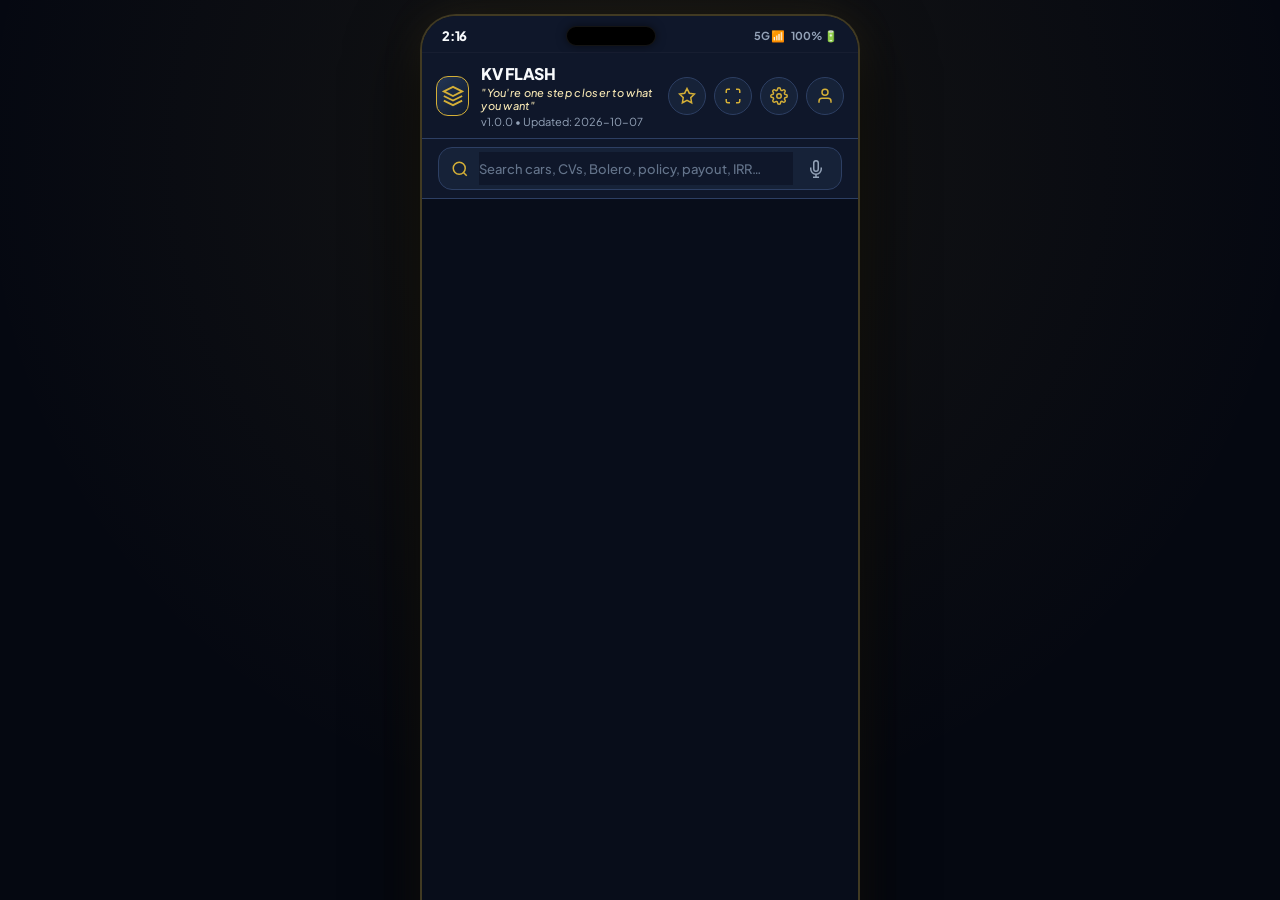
<file: index.html>
<!DOCTYPE html>
<html>
<head>
  <meta http-equiv="refresh" content="0; url=./web/index.html">
  <title>KV FLASH</title>
</head>
<body style="background:#0F1117;color:#D4AF37;font-family:sans-serif;display:flex;align-items:center;justify-content:center;height:100vh;margin:0;">
  <h2>Redirecting to KV FLASH... <a href="./web/index.html" style="color:#D4AF37;">Click here if not redirected</a></h2>
</body>
</html>
</file>
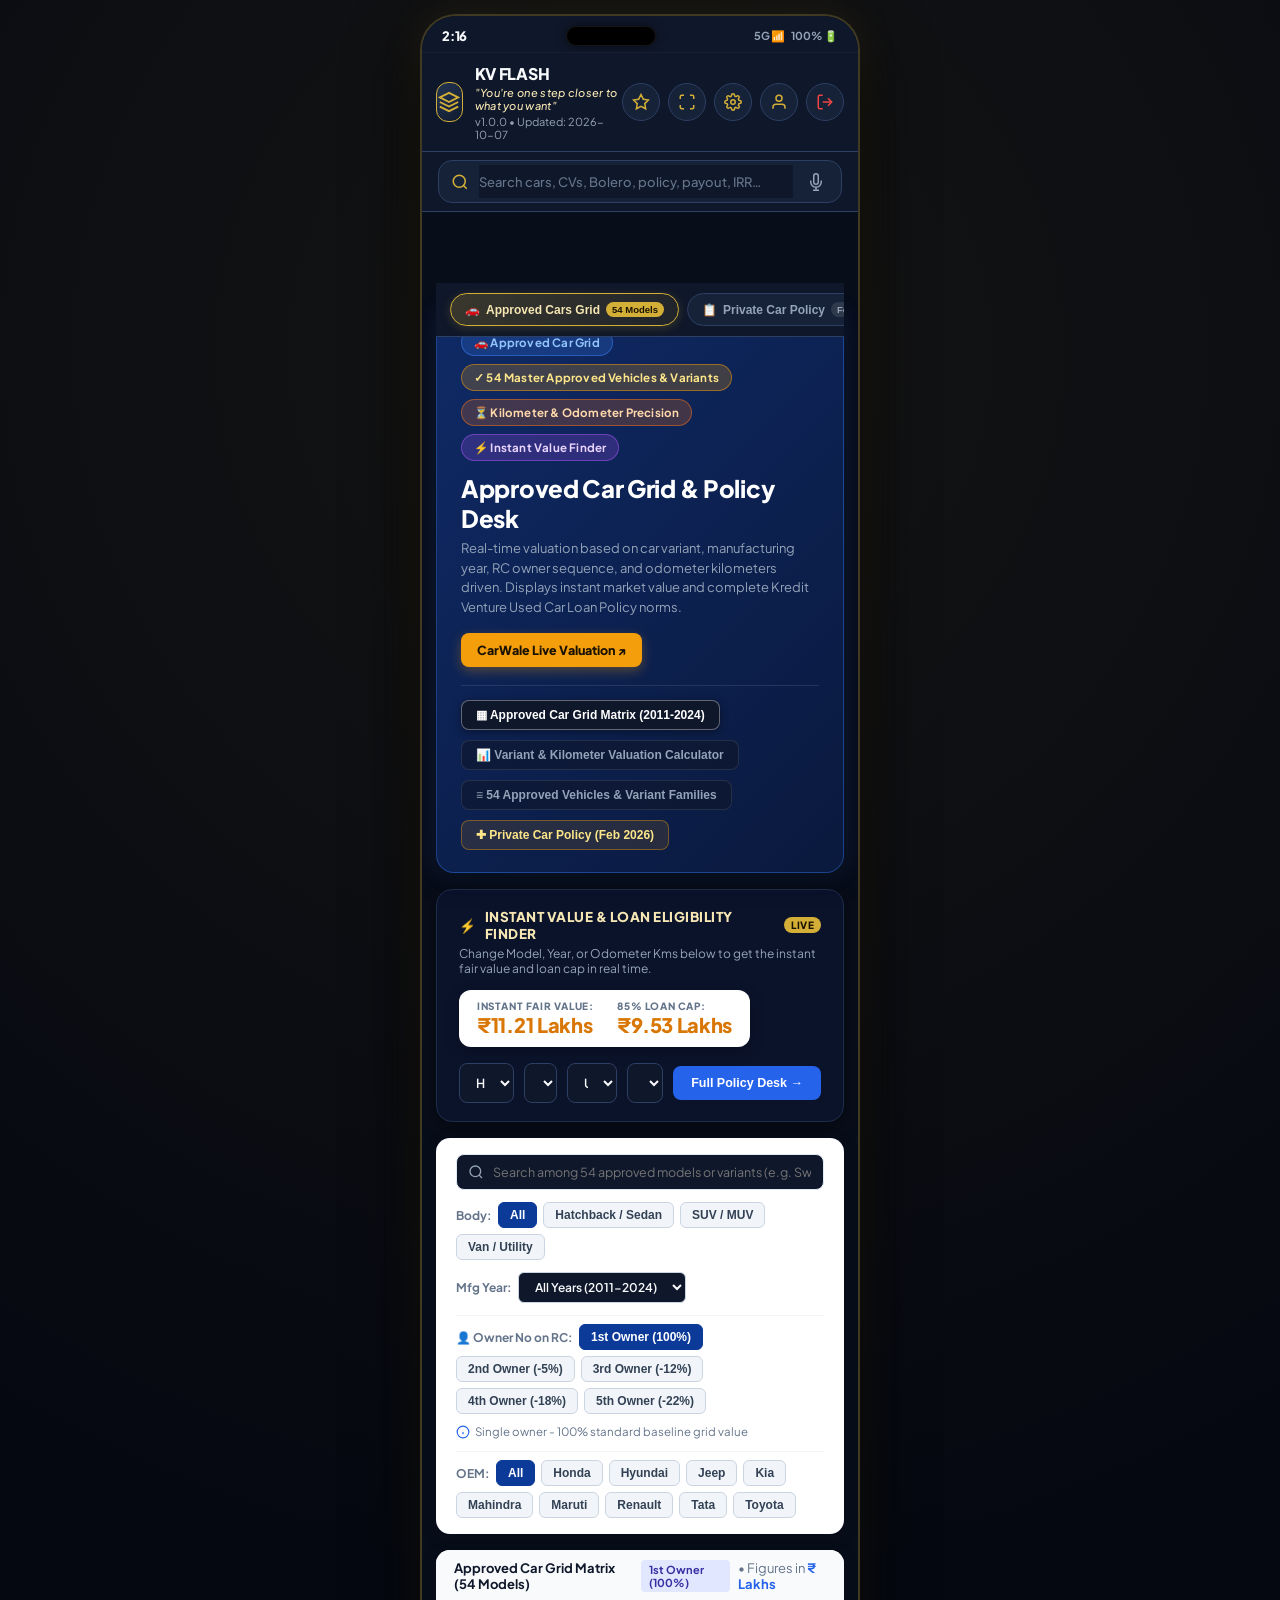
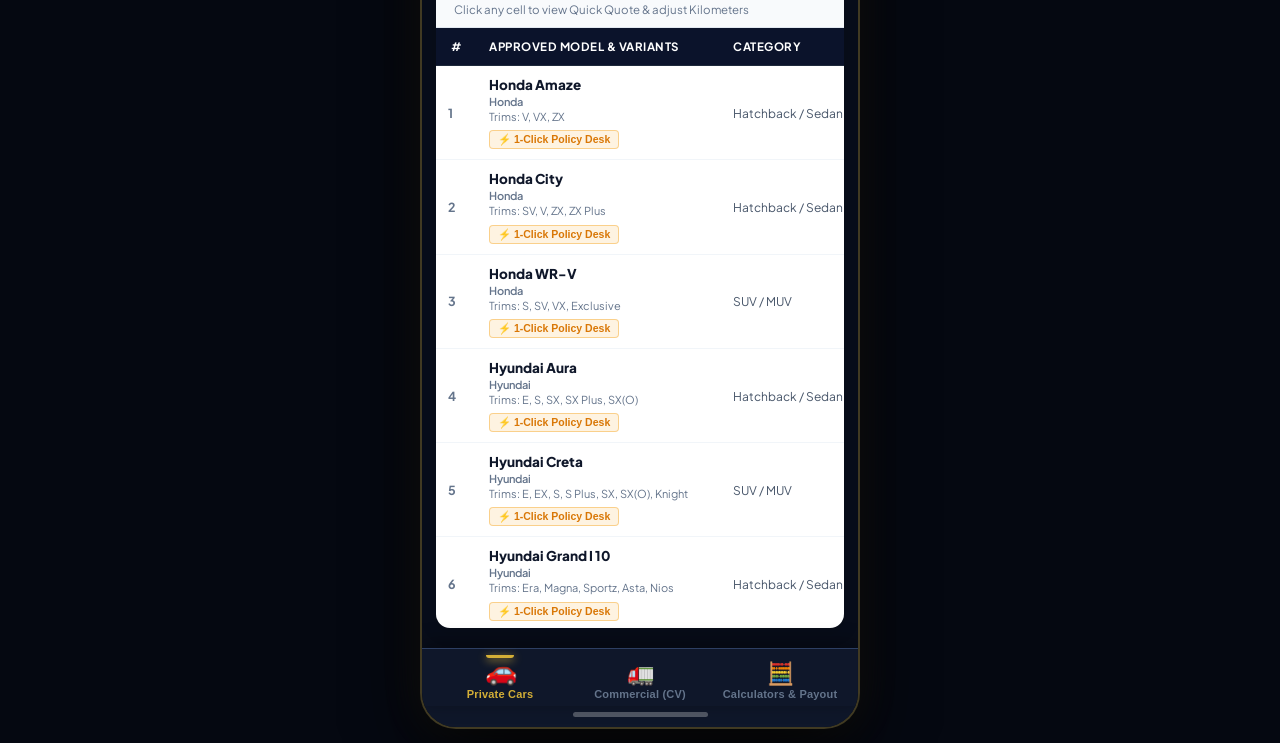
<file: web/index.html>
<!DOCTYPE html>
<html lang="en">
<head>
  <meta charset="UTF-8" />
  <meta name="viewport" content="width=device-width, initial-scale=1.0" />
  <title>KV FLASH — Luxury Lending Reference Portal</title>
  <link rel="preconnect" href="https://fonts.googleapis.com">
  <link rel="preconnect" href="https://fonts.gstatic.com" crossorigin>
  <link href="https://fonts.googleapis.com/css2?family=Plus+Jakarta+Sans:wght@400;500;600;700;800&display=swap" rel="stylesheet">
  <link rel="stylesheet" href="style.css?v=20261008-v7" />
  <link rel="manifest" href="manifest.json">
  <meta name="theme-color" content="#D4AF37">
</head>
<body class="theme-dark">
  <!-- APP SHELL CONTAINER (MOBILE VIEWPORT FRAME) -->
  <div class="app-container">
    
    <!-- MOBILE STATUS BAR -->
    <div class="mobile-status-bar">
      <span class="status-time" id="status-clock">9:41</span>
      <div class="dynamic-island"></div>
      <div class="status-icons">
        <span style="font-size: 11px;">5G 📶</span>
        <span style="font-size: 11px; font-weight: 700;">100% 🔋</span>
      </div>
    </div>
    
    <!-- TOP APP BAR -->
    <header class="top-bar">
      <div class="brand-group">
        <div class="logo-crest">
          <svg width="22" height="22" viewBox="0 0 24 24" fill="none" stroke="#D4AF37" stroke-width="2">
            <polygon points="12 2 2 7 12 12 22 7 12 2"></polygon>
            <polyline points="2 17 12 22 22 17"></polyline>
            <polyline points="2 12 12 17 22 12"></polyline>
          </svg>
        </div>
        <div class="brand-text">
          <div class="title-row">
            <span class="app-title">KV FLASH</span>
          </div>
          <span style="display: block; font-size: 11px; color: var(--gold-light); font-weight: 500; letter-spacing: 0.3px; margin: 2px 0 3px 0; font-style: italic;">"You're one step closer to what you want"</span>
          <span class="app-subtitle" id="data-version-tag">v1.0.0 • Updated: 2026-10-07</span>
        </div>
      </div>

      <div class="top-actions">
        <button class="icon-btn" id="btn-fav-shortcut" title="Starred Favorites">
          <svg width="18" height="18" viewBox="0 0 24 24" fill="none" stroke="currentColor" stroke-width="2">
            <polygon points="12 2 15.09 8.26 22 9.27 17 14.14 18.18 21.02 12 17.77 5.82 21.02 7 14.14 2 9.27 8.91 8.26 12 2"></polygon>
          </svg>
          <span class="fav-bubble" id="fav-count-bubble" style="display: none;">0</span>
        </button>
        <button class="icon-btn" id="btn-fullscreen" title="Toggle Fullscreen">
          <svg width="18" height="18" viewBox="0 0 24 24" fill="none" stroke="currentColor" stroke-width="2">
            <path d="M8 3H5a2 2 0 0 0-2 2v3m18 0V5a2 2 0 0 0-2-2h-3m0 18h3a2 2 0 0 0 2-2v-3M3 16v3a2 2 0 0 0 2 2h3"></path>
          </svg>
        </button>
        <button class="icon-btn" id="btn-settings" title="Settings & Importer">
          <svg width="18" height="18" viewBox="0 0 24 24" fill="none" stroke="currentColor" stroke-width="2">
            <circle cx="12" cy="12" r="3"></circle>
            <path d="M19.4 15a1.65 1.65 0 0 0 .33 1.82l.06.06a2 2 0 0 1 0 2.83 2 2 0 0 1-2.83 0l-.06-.06a1.65 1.65 0 0 0-1.82-.33 1.65 1.65 0 0 0-1 1.51V21a2 2 0 0 1-2 2 2 2 0 0 1-2-2v-.09A1.65 1.65 0 0 0 9 19.4a1.65 1.65 0 0 0-1.82.33l-.06.06a2 2 0 0 1-2.83 0 2 2 0 0 1 0-2.83l.06-.06a1.65 1.65 0 0 0 .33-1.82 1.65 1.65 0 0 0-1.51-1H3a2 2 0 0 1-2-2 2 2 0 0 1 2-2h.09A1.65 1.65 0 0 0 4.6 9a1.65 1.65 0 0 0-.33-1.82l-.06-.06a2 2 0 0 1 0-2.83 2 2 0 0 1 2.83 0l.06.06a1.65 1.65 0 0 0 1.82.33H9a1.65 1.65 0 0 0 1-1.51V3a2 2 0 0 1 2-2 2 2 0 0 1 2 2v.09a1.65 1.65 0 0 0 1 1.51 1.65 1.65 0 0 0 1.82-.33l.06-.06a2 2 0 0 1 2.83 0 2 2 0 0 1 0 2.83l-.06.06a1.65 1.65 0 0 0-.33 1.82V9a1.65 1.65 0 0 0 1.51 1H21a2 2 0 0 1 2 2 2 2 0 0 1-2 2h-.09a1.65 1.65 0 0 0-1.51 1z"></path>
          </svg>
        </button>
        <button class="icon-btn" id="btn-profile-shortcut" title="Employee Profile">
          <svg width="18" height="18" viewBox="0 0 24 24" fill="none" stroke="currentColor" stroke-width="2">
            <path d="M20 21v-2a4 4 0 0 0-4-4H8a4 4 0 0 0-4 4v2"></path>
            <circle cx="12" cy="7" r="4"></circle>
          </svg>
        </button>
        <button class="icon-btn" id="btn-logout-shortcut" title="Sign Out" style="display: none; color: #EF4444;">
          <svg width="18" height="18" viewBox="0 0 24 24" fill="none" stroke="currentColor" stroke-width="2">
            <path d="M9 21H5a2 2 0 0 1-2-2V5a2 2 0 0 1 2-2h4"></path>
            <polyline points="16 17 21 12 16 7"></polyline>
            <line x1="21" y1="12" x2="9" y2="12"></line>
          </svg>
        </button>
      </div>
    </header>

    <!-- GLOBAL SEARCH BAR -->
    <div class="search-section">
      <div class="search-box-wrapper" id="global-search-box">
        <svg class="search-icon" width="18" height="18" viewBox="0 0 24 24" fill="none" stroke="#D4AF37" stroke-width="2">
          <circle cx="11" cy="11" r="8"></circle>
          <line x1="21" y1="21" x2="16.65" y2="16.65"></line>
        </svg>
        <input type="text" id="global-search-input" placeholder="Search cars, CVs, Bolero, policy, payout, IRR…" autocomplete="off" />
        <button class="btn-clear-search" id="btn-clear-search" style="display: none;">✕</button>
        <button class="btn-mic" id="btn-voice-search" title="Voice Search">
          <svg width="18" height="18" viewBox="0 0 24 24" fill="none" stroke="currentColor" stroke-width="2">
            <path d="M12 1a3 3 0 0 0-3 3v8a3 3 0 0 0 6 0V4a3 3 0 0 0-3-3z"></path>
            <path d="M19 10v2a7 7 0 0 1-14 0v-2"></path>
            <line x1="12" y1="19" x2="12" y2="23"></line>
            <line x1="8" y1="23" x2="16" y2="23"></line>
          </svg>
        </button>
      </div>

      <!-- SEARCH FILTER CHIPS (VISIBLE DURING SEARCH) -->
      <div class="search-chips-row" id="search-filter-chips" style="display: none;">
        <button class="chip active" data-filter="ALL">All Results</button>
        <button class="chip" data-filter="approved_cars">Cars</button>
        <button class="chip" data-filter="bolero_pickup_grid">Bolero</button>
        <button class="chip" data-filter="cv_grid">CV Grid</button>
        <button class="chip" data-filter="dsa_payout">Payout</button>
        <button class="chip" data-filter="irr_matrix">IRR</button>
        <button class="chip" data-filter="charges">Charges</button>
        <button class="chip" data-filter="car_policy">Policy</button>
        <button class="chip" data-filter="documents">Docs</button>
        <button class="chip" data-filter="new_lead">Lead</button>
        <button class="chip" data-filter="contacts">Contacts</button>
      </div>
    </div>

    <!-- DYNAMIC MAIN CONTENT VIEWPORT -->
    <main class="main-viewport" id="main-content">
      <!-- Dynamic View Injected via app.js -->
    </main>

    <!-- APP BOTTOM TABS (3 MAIN SCREENS) -->
    <div class="app-bottom-tabs" id="app-bottom-tabs">
      <button class="app-tab-btn active" data-tab="cars" id="tab-btn-cars">
        <div class="tab-icon">🚗</div>
        <div class="tab-label">Private Cars</div>
      </button>
      <button class="app-tab-btn" data-tab="cv" id="tab-btn-cv">
        <div class="tab-icon">🚛</div>
        <div class="tab-label">Commercial (CV)</div>
      </button>
      <button class="app-tab-btn" data-tab="tools" id="tab-btn-tools">
        <div class="tab-icon">🧮</div>
        <div class="tab-label">Calculators & Payout</div>
      </button>
    </div>

    <!-- MOBILE HOME INDICATOR BAR -->
    <div class="mobile-home-indicator">
      <div class="home-bar"></div>
    </div>

    <!-- ANDROID OS NAVIGATION BAR -->
    <div class="android-nav-bar" id="android-nav" style="display: none;">
      <button id="nav-back" title="Back">
        <svg viewBox="0 0 24 24"><polygon points="16,4 6,12 16,20"></polygon></svg>
      </button>
      <button id="nav-home" title="Home">
        <svg viewBox="0 0 24 24"><circle cx="12" cy="12" r="8"></circle></svg>
      </button>
      <button id="nav-recent" title="Recent Screens">
        <svg viewBox="0 0 24 24"><rect x="5" y="5" width="14" height="14" rx="2" ry="2"></rect></svg>
      </button>
    </div>

  </div>

  <!-- DETAIL BOTTOM SHEET MODAL -->
  <div class="bottom-sheet-overlay" id="detail-sheet-overlay">
    <div class="bottom-sheet">
      <div class="sheet-handle"></div>
      <div class="sheet-header">
        <div>
          <h3 class="sheet-title" id="sheet-title">Record Details</h3>
          <p class="sheet-subtitle" id="sheet-subtitle">Detailed Specifications & Lending Parameters</p>
        </div>
        <div class="sheet-actions">
          <button class="icon-btn" id="sheet-btn-star" title="Star Favorite">⭐</button>
          <button class="icon-btn" id="sheet-btn-close">✕</button>
        </div>
      </div>
      <div class="sheet-body" id="sheet-body">
        <!-- Key/Value Pairs -->
      </div>
      <div class="sheet-footer">
        <button class="btn btn-secondary" id="sheet-btn-copy">📋 Copy Details</button>
        <button class="btn btn-primary" id="sheet-btn-share">🚀 Share Quote (WhatsApp)</button>
      </div>
    </div>
  </div>

  <!-- SETTINGS & DATA IMPORTER MODAL -->
  <div class="modal-overlay" id="settings-modal-overlay">
    <div class="modal-card">
      <div class="modal-header">
        <h3 class="modal-title">⚙️ Settings & Preferences</h3>
        <button class="icon-btn" id="modal-btn-close">✕</button>
      </div>
      <div class="modal-body">
        <div class="settings-group">
          <label class="section-label">Theme Mode</label>
          <div class="theme-switch-row" style="display: flex; flex-wrap: wrap; gap: 8px;">
            <button class="btn-toggle active" id="btn-theme-dark">Luxury Dark</button>
            <button class="btn-toggle" id="btn-theme-light">Gold Light</button>
            <button class="btn-toggle" id="btn-theme-sapphire">Sapphire Dark</button>
            <button class="btn-toggle" id="btn-theme-crimson">Crimson Light</button>
            <button class="btn-toggle" id="btn-theme-emerald">Emerald Dark</button>
            <button class="btn-toggle" id="btn-theme-sage">Sage Beige</button>
          </div>
        </div>

        <div class="settings-group">
          <label class="section-label">Security & App Lock</label>
          <div class="setting-row">
            <div>
              <strong>Confidential App PIN Lock</strong>
              <p class="subtext">Protect grids with PIN (Default: 1234)</p>
            </div>
            <input type="checkbox" id="toggle-app-lock" class="custom-toggle" />
          </div>
        </div>

        <div class="settings-group">
          <label class="section-label">Reset Factory Defaults</label>
          <button class="btn btn-danger full-width" id="btn-reset-data">🔄 Reset to Default Factory Dataset</button>
        </div>
      </div>
    </div>
  </div>

  <script src="app.js?v=20261008-v7"></script>
  <script>
    if ('serviceWorker' in navigator) {
      navigator.serviceWorker.getRegistrations().then(registrations => {
        for (let registration of registrations) {
          registration.unregister();
        }
      });
      caches.keys().then(names => {
        for (let name of names) {
          caches.delete(name);
        }
      });
    }
  </script>
</body>
</html>
</file>
<file: web/style.css>
/* ==========================================================================
   VEHICLE FINANCE HUB — LUXURY FINTECH DESIGN SYSTEM (CSS)
   ========================================================================== */

:root {
  --font-family: 'Plus Jakarta Sans', -apple-system, BlinkMacSystemFont, 'Segoe UI', Roboto, sans-serif;
  
  /* Imperial Gold Palette */
  --gold-primary: #D4AF37;
  --gold-light: #F5E6B3;
  --gold-dark: #A07C1C;
  --gold-container: rgba(212, 175, 55, 0.15);
  --gold-border: rgba(212, 175, 55, 0.35);
  
  /* Dark Mode (Obsidian) */
  --bg-dark: #080D1A;
  --surface-dark: #0F172A;
  --card-dark: #162238;
  --card-elevated: #1E2D4A;
  --border-dark: #2D3F63;
  --text-primary-dark: #F8FAFC;
  --text-secondary-dark: #94A3B8;
  --text-muted-dark: #64748B;

  /* Light Mode (Gold & Slate) */
  --bg-light: #F8FAFC;
  --surface-light: #FFFFFF;
  --card-light: #F1F5F9;
  --card-elevated-light: #E2E8F0;
  --border-light: #CBD5E1;
  --text-primary-light: #0F172A;
  --text-secondary-light: #475569;
  --text-muted-light: #64748B;

  /* Accent Colors */
  --sapphire: #3B82F6;
  --sapphire-container: rgba(59, 130, 246, 0.15);
  --emerald: #10B981;
  --emerald-container: rgba(16, 185, 129, 0.15);
  --ruby: #EF4444;
  --ruby-container: rgba(239, 68, 68, 0.15);
  
  /* Active Theme Mapping */
  --bg: var(--bg-dark);
  --surface: var(--surface-dark);
  --card: var(--card-dark);
  --card-elevated-bg: var(--card-elevated);
  --border: var(--border-dark);
  --text-primary: var(--text-primary-dark);
  --text-secondary: var(--text-secondary-dark);
  --text-muted: var(--text-muted-dark);
}

body.theme-light {
  --bg: var(--bg-light);
  --surface: var(--surface-light);
  --card: var(--card-light);
  --card-elevated-bg: var(--card-elevated-light);
  --border: var(--border-light);
  --text-primary: var(--text-primary-light);
  --text-secondary: var(--text-secondary-light);
  --text-muted: var(--text-muted-light);
}

body.theme-sapphire {
  --bg: #0A1128;
  --surface: #121F45;
  --card: #1A2B5E;
  --card-elevated-bg: #223777;
  --border: #2D4899;
  --text-primary: #F8FAFC;
  --text-secondary: #94A3B8;
  --text-muted: #64748B;
  --gold-primary: #38BDF8;
  --gold-light: #BAE6FD;
  --gold-dark: #0284C7;
}

body.theme-crimson {
  --bg: #F8FAFC;
  --surface: #FFFFFF;
  --card: #F1F5F9;
  --card-elevated-bg: #E2E8F0;
  --border: #CBD5E1;
  --text-primary: #0F172A;
  --text-secondary: #475569;
  --text-muted: #64748B;
  --gold-primary: #E11D48;
  --gold-light: #FFE4E6;
  --gold-dark: #BE123C;
}

body.theme-emerald {
  --bg: #051A15;
  --surface: #092C23;
  --card: #0D3E33;
  --card-elevated-bg: #125344;
  --border: #166554;
  --text-primary: #ECFDF5;
  --text-secondary: #A7F3D0;
  --text-muted: #6EE7B7;
  --gold-primary: #34D399;
  --gold-light: #A7F3D0;
  --gold-dark: #059669;
}

body.theme-sage {
  --bg: #F4F1EA;
  --surface: #FDFBF7;
  --card: #F9F7F1;
  --card-elevated-bg: #EFEBE1;
  --border: #D6D1C4;
  --text-primary: #1B2A22;
  --text-secondary: #3E5346;
  --text-muted: #6B7D71;
  --gold-primary: #16A34A;
  --gold-light: #DCFCE7;
  --gold-dark: #15803D;
}

body.theme-modern-light {
  --bg: #F5F7FA;
  --surface: #FFFFFF;
  --card: #FFFFFF;
  --card-elevated-bg: #FFFFFF;
  --border: #E2E8F0;
  --text-primary: #1E293B;
  --text-secondary: #64748B;
  --text-muted: #94A3B8;
  --gold-primary: #F97316; /* Bright Orange Accent */
  --gold-light: #FFEDD5;
  --gold-dark: #EA580C;
}

body.theme-onyx {
  --bg: #000000;
  --surface: #09090B;
  --card: #18181B;
  --card-elevated-bg: #27272A;
  --border: #3F3F46;
  --text-primary: #FAFAFA;
  --text-secondary: #A1A1AA;
  --text-muted: #71717A;
  --gold-primary: #F59E0B; /* Orange/Gold Accent */
  --gold-light: #FDE68A;
  --gold-dark: #D97706;
}

* {
  box-sizing: border-box;
  margin: 0;
  padding: 0;
  -webkit-tap-highlight-color: transparent;
}

/* Force Form Elements to Use Theme */
select, input {
  background: var(--surface) !important;
  color: var(--text-primary) !important;
}

body {
  font-family: var(--font-family);
  background: radial-gradient(circle at 50% 15%, rgba(212, 175, 55, 0.08), transparent 60%), #050811;
  color: var(--text-primary);
  min-height: 100vh;
  min-height: 100dvh;
  margin: 0;
  padding: 0;
  display: flex;
  justify-content: center;
  align-items: flex-start;
  overflow-x: hidden;
}

/* ================= SMARTPHONE APP CONTAINER ================= */
.app-container {
  width: 100%;
  max-width: 440px;
  min-height: 100vh;
  min-height: 100dvh;
  margin: 14px auto;
  background: var(--bg);
  display: flex;
  flex-direction: column;
  position: relative;
  border-radius: 36px;
  border: 2.5px solid rgba(212, 175, 55, 0.28);
  box-shadow: 0 25px 70px rgba(0, 0, 0, 0.85), 0 0 40px rgba(212, 175, 55, 0.12);
  overflow: hidden;
}

@media (max-width: 600px) {
  body {
    background: var(--bg);
    align-items: stretch;
  }
  .app-container {
    max-width: 100%;
    margin: 0;
    border-radius: 0;
    border: none;
    box-shadow: none;
  }
}

/* ================= MOBILE STATUS BAR ================= */
.mobile-status-bar {
  display: flex;
  justify-content: space-between;
  align-items: center;
  padding: 10px 20px 6px 20px;
  background: var(--surface);
  color: var(--text-primary);
  font-size: 12px;
  font-weight: 700;
  letter-spacing: -0.2px;
  user-select: none;
  border-bottom: 1px solid rgba(255, 255, 255, 0.03);
}

.status-time {
  font-weight: 800;
  font-size: 13px;
  color: var(--text-primary);
}

.dynamic-island {
  width: 90px;
  height: 20px;
  background: #000000;
  border-radius: 20px;
  box-shadow: 0 0 10px rgba(0, 0, 0, 0.5);
  border: 1px solid rgba(255, 255, 255, 0.08);
}

.status-icons {
  display: flex;
  align-items: center;
  gap: 6px;
  color: var(--text-secondary);
}

/* ================= MOBILE HOME INDICATOR ================= */
.mobile-home-indicator {
  display: flex;
  justify-content: center;
  align-items: center;
  background: var(--surface);
  padding: 6px 0 10px 0;
}

.mobile-home-indicator .home-bar {
  width: 135px;
  height: 4.5px;
  background: rgba(255, 255, 255, 0.28);
  border-radius: 10px;
  transition: background 0.2s;
}

/* ================= TOP BAR ================= */
.top-bar {
  background: var(--surface);
  padding: 10px 14px;
  display: flex;
  justify-content: space-between;
  align-items: center;
  border-bottom: 1px solid var(--border);
  position: sticky;
  top: 0;
  z-index: 40;
}

.brand-group {
  display: flex;
  align-items: center;
  gap: 12px;
}

.logo-crest {
  width: 40px;
  height: 40px;
  border-radius: 12px;
  background: linear-gradient(135deg, #233554, #0F1A2E);
  border: 1.2px solid var(--gold-primary);
  display: flex;
  align-items: center;
  justify-content: center;
}

.brand-text {
  display: flex;
  flex-direction: column;
}

.title-row {
  display: flex;
  align-items: center;
  gap: 8px;
}

.app-title {
  font-size: 16px;
  font-weight: 800;
  color: var(--text-primary);
  letter-spacing: -0.3px;
}

.dsa-badge {
  background: var(--gold-container);
  color: var(--gold-light);
  border: 0.8px solid var(--gold-primary);
  font-size: 9px;
  font-weight: 800;
  padding: 2px 6px;
  border-radius: 4px;
  letter-spacing: 0.5px;
}

.app-subtitle {
  font-size: 11px;
  color: var(--text-secondary);
}

.top-actions {
  display: flex;
  gap: 8px;
}

.icon-btn {
  width: 38px;
  height: 38px;
  border-radius: 50%;
  background: var(--card);
  border: 1px solid var(--border);
  color: var(--gold-primary);
  display: flex;
  align-items: center;
  justify-content: center;
  cursor: pointer;
  position: relative;
  transition: all 0.2s ease;
}

.icon-btn:hover {
  border-color: var(--gold-primary);
  transform: translateY(-1px);
}

.fav-bubble {
  position: absolute;
  top: -4px;
  right: -4px;
  background: var(--gold-primary);
  color: #1A1200;
  font-size: 10px;
  font-weight: 800;
  width: 18px;
  height: 18px;
  border-radius: 50%;
  display: flex;
  align-items: center;
  justify-content: center;
}

/* ================= SEARCH SECTION ================= */
.search-section {
  padding: 8px 16px;
  background: var(--surface);
  border-bottom: 1px solid var(--border);
}

.search-box-wrapper {
  display: flex;
  align-items: center;
  background: var(--card);
  border: 1.2px solid var(--border);
  border-radius: 14px;
  padding: 4px 12px;
  gap: 10px;
  transition: border-color 0.2s;
}

.search-box-wrapper:focus-within {
  border-color: var(--gold-primary);
  box-shadow: 0 0 12px rgba(212, 175, 55, 0.25);
}

.search-box-wrapper input {
  flex: 1;
  background: transparent;
  border: none;
  outline: none;
  color: var(--text-primary);
  font-size: 13.5px;
  font-family: inherit;
  font-weight: 500;
  padding: 8px 0;
}

.search-box-wrapper input::placeholder {
  color: var(--text-muted);
  font-size: 13px;
}

.btn-clear-search {
  background: transparent;
  border: none;
  color: var(--text-muted);
  cursor: pointer;
  font-size: 14px;
  padding: 4px;
}

.btn-mic {
  background: transparent;
  border: none;
  color: var(--text-secondary);
  cursor: pointer;
  display: flex;
  align-items: center;
  padding: 4px;
}

.search-chips-row {
  display: flex;
  gap: 8px;
  overflow-x: auto;
  padding-top: 8px;
  scrollbar-width: none;
}

.search-chips-row::-webkit-scrollbar {
  display: none;
}

.chip {
  background: var(--card);
  border: 1px solid var(--border);
  color: var(--text-secondary);
  font-size: 11.5px;
  font-weight: 600;
  padding: 5px 12px;
  border-radius: 20px;
  cursor: pointer;
  white-space: nowrap;
  transition: all 0.2s;
}

.chip.active {
  background: var(--gold-container);
  border-color: var(--gold-primary);
  color: var(--gold-light);
}

/* ================= PERSISTENT TAB ROW ================= */
.nav-tab-row {
  display: flex;
  gap: 8px;
  overflow-x: auto;
  padding: 10px 16px;
  background: var(--surface);
  border-bottom: 1px solid var(--border);
  scrollbar-width: none;
  position: sticky;
  top: 65px;
  z-index: 30;
}

.nav-tab-row::-webkit-scrollbar {
  display: none;
}

.tab-item {
  background: var(--card);
  border: 1px solid var(--border);
  color: var(--text-secondary);
  padding: 7px 14px;
  border-radius: 20px;
  font-size: 12px;
  font-weight: 600;
  cursor: pointer;
  white-space: nowrap;
  display: flex;
  align-items: center;
  gap: 6px;
  transition: all 0.2s ease;
}

.tab-item:hover {
  border-color: var(--gold-border);
}

.tab-item.active {
  background: var(--gold-primary);
  border-color: var(--gold-light);
  color: #1A1200;
  font-weight: 800;
  box-shadow: 0 2px 10px rgba(212, 175, 55, 0.3);
}

/* ================= MAIN VIEWPORT ================= */
.main-viewport {
  flex: 1;
  padding: 16px;
  display: flex;
  flex-direction: column;
  gap: 16px;
  animation: slideIn 0.3s cubic-bezier(0.25, 1, 0.5, 1);
}

@keyframes slideIn {
  from { transform: translateX(50px); opacity: 0.5; }
  to { transform: translateX(0); opacity: 1; }
}

/* Hero Cards */
.hero-card {
  background: linear-gradient(135deg, #1E2D4A, #0F172A);
  border: 1.2px solid var(--gold-border);
  border-radius: 18px;
  padding: 18px;
  display: flex;
  justify-content: space-between;
  align-items: center;
}

.hero-title {
  font-size: 15px;
  font-weight: 800;
  color: var(--gold-light);
}

.hero-subtitle {
  font-size: 12px;
  color: var(--text-secondary);
  margin-top: 4px;
  line-height: 1.4;
}

/* Quick Modules Grid */
.modules-grid {
  display: grid;
  grid-template-columns: repeat(auto-fill, minmax(200px, 1fr));
  gap: 12px;
}

.module-card {
  background: var(--card);
  border: 1px solid var(--border);
  border-radius: 16px;
  padding: 14px;
  cursor: pointer;
  transition: all 0.2s ease;
  display: flex;
  flex-direction: column;
  justify-content: space-between;
}

.module-card:hover {
  border-color: var(--gold-primary);
  transform: translateY(-2px);
  box-shadow: 0 4px 16px rgba(0, 0, 0, 0.3);
}

.card-top {
  display: flex;
  justify-content: space-between;
  align-items: flex-start;
}

.card-icon {
  font-size: 24px;
}

.card-badge {
  background: var(--gold-container);
  color: var(--gold-light);
  border: 0.6px solid var(--gold-border);
  font-size: 10px;
  font-weight: 700;
  padding: 2px 7px;
  border-radius: 6px;
}

.card-title {
  font-size: 13.5px;
  font-weight: 700;
  color: var(--text-primary);
  margin-top: 12px;
}

.card-desc {
  font-size: 11px;
  color: var(--text-secondary);
  margin-top: 2px;
}

/* ================= DYNAMIC TABLE VIEW ================= */
.table-controls-row {
  display: flex;
  justify-content: space-between;
  align-items: center;
  gap: 10px;
  flex-wrap: wrap;
}

.filter-input-wrapper {
  flex: 1;
  min-width: 180px;
  background: var(--card);
  border: 1px solid var(--border);
  border-radius: 12px;
  padding: 6px 12px;
  display: flex;
  align-items: center;
}

.filter-input-wrapper input {
  background: transparent;
  border: none;
  outline: none;
  color: var(--text-primary);
  font-size: 12.5px;
  width: 100%;
}

.row-count-badge {
  background: var(--card);
  border: 1px solid var(--gold-border);
  color: var(--gold-light);
  font-size: 11px;
  font-weight: 700;
  padding: 6px 12px;
  border-radius: 10px;
}

.filter-dropdowns-bar {
  display: flex;
  gap: 8px;
  overflow-x: auto;
  padding-bottom: 4px;
}

.select-filter {
  background: var(--card);
  border: 1px solid var(--border);
  color: var(--text-secondary);
  font-size: 11.5px;
  font-family: inherit;
  padding: 5px 10px;
  border-radius: 10px;
  outline: none;
}

.select-filter:focus {
  border-color: var(--gold-primary);
}

.table-scroll-container {
  width: 100%;
  overflow-x: auto;
  background: var(--surface);
  border: 1px solid var(--border);
  border-radius: 14px;
  max-height: 600px;
}

.data-table {
  width: 100%;
  border-collapse: collapse;
  text-align: left;
  font-size: 12.5px;
}

.data-table th {
  background: var(--card-elevated-bg);
  color: var(--gold-light);
  font-weight: 700;
  padding: 12px 14px;
  border-bottom: 1px solid var(--border);
  position: sticky;
  top: 0;
  z-index: 10;
  cursor: pointer;
  white-space: nowrap;
}

.data-table th:hover {
  color: var(--gold-primary);
}

.data-table td {
  padding: 11px 14px;
  border-bottom: 1px solid rgba(255, 255, 255, 0.04);
  color: var(--text-primary);
  white-space: nowrap;
}

.data-table tr:hover td {
  background: rgba(212, 175, 55, 0.08);
  cursor: pointer;
}

.star-btn {
  background: transparent;
  border: none;
  color: var(--text-muted);
  cursor: pointer;
  font-size: 15px;
}

.star-btn.starred {
  color: var(--gold-primary);
}

/* Badges & Status in Cells */
.status-pill {
  padding: 3px 8px;
  border-radius: 6px;
  font-size: 10.5px;
  font-weight: 700;
  display: inline-block;
}

.status-approved, .status-active {
  background: var(--emerald-container);
  color: var(--emerald);
  border: 0.5px solid var(--emerald);
}

.status-expired {
  background: var(--ruby-container);
  color: var(--ruby);
  border: 0.5px solid var(--ruby);
}

.status-default {
  background: var(--gold-container);
  color: var(--gold-light);
  border: 0.5px solid var(--gold-border);
}

.currency-val {
  color: var(--gold-light);
  font-weight: 700;
}

.pct-val {
  color: var(--emerald);
  font-weight: 700;
}

/* ================= CALCULATORS ================= */
.calc-card {
  background: linear-gradient(135deg, #1E2D4A, #0F172A);
  border: 1.2px solid var(--gold-primary);
  border-radius: 18px;
  padding: 20px;
  display: flex;
  flex-direction: column;
  gap: 16px;
}

.calc-display {
  text-align: center;
}

.calc-display-label {
  font-size: 11px;
  font-weight: 800;
  color: var(--gold-light);
  letter-spacing: 1px;
}

.calc-display-val {
  font-size: 32px;
  font-weight: 800;
  color: var(--gold-primary);
  margin-top: 4px;
}

.calc-stats-row {
  display: flex;
  justify-content: space-between;
  background: var(--card);
  padding: 12px 16px;
  border-radius: 12px;
  border: 1px solid var(--border);
}

.stat-col span {
  display: block;
  font-size: 11px;
  color: var(--text-secondary);
}

.stat-col strong {
  font-size: 14px;
  color: var(--text-primary);
}

.progress-bar-container {
  width: 100%;
  height: 10px;
  border-radius: 5px;
  background: #334155;
  overflow: hidden;
  display: flex;
}

.bar-principal {
  background: var(--sapphire);
  height: 100%;
}

.bar-interest {
  background: var(--emerald);
  height: 100%;
}

.slider-group {
  display: flex;
  flex-direction: column;
  gap: 6px;
  background: var(--card);
  padding: 12px 16px;
  border-radius: 14px;
  border: 1px solid var(--border);
}

.slider-header {
  display: flex;
  justify-content: space-between;
  font-size: 13px;
  font-weight: 700;
}

.slider-header span {
  color: var(--gold-light);
}

.slider-group input[type="range"] {
  accent-color: var(--gold-primary);
  width: 100%;
  cursor: pointer;
}

/* ================= 2D IRR MATRIX ================= */
.irr-cell {
  background: transparent;
  padding: 6px 10px;
  border-radius: 6px;
  text-align: center;
  font-weight: 700;
  color: var(--emerald);
  cursor: pointer;
}

.irr-cell.selected-cell {
  background: var(--gold-primary);
  color: #1A1200;
}

/* ================= BUTTONS ================= */
.btn {
  padding: 10px 18px;
  border-radius: 12px;
  font-size: 13px;
  font-weight: 700;
  font-family: inherit;
  cursor: pointer;
  border: none;
  display: inline-flex;
  align-items: center;
  justify-content: center;
  gap: 8px;
  transition: all 0.2s;
}

.btn-primary {
  background: var(--gold-primary);
  color: #1A1200;
}

.btn-primary:hover {
  background: var(--gold-light);
  transform: translateY(-1px);
}

.btn-secondary {
  background: var(--card);
  border: 1px solid var(--border);
  color: var(--text-primary);
}

.btn-secondary:hover {
  border-color: var(--gold-primary);
}

.btn-danger {
  background: #7F1D1D;
  color: #FCA5A5;
  border: 1px solid var(--ruby);
}

.full-width {
  width: 100%;
}

/* ================= MODALS & BOTTOM SHEETS ================= */
.bottom-sheet-overlay, .modal-overlay {
  position: fixed;
  top: 0;
  left: 0;
  right: 0;
  bottom: 0;
  background: rgba(0, 0, 0, 0.7);
  backdrop-filter: blur(4px);
  z-index: 100;
  display: flex;
  align-items: flex-end;
  justify-content: center;
  opacity: 0;
  pointer-events: none;
  transition: opacity 0.25s ease;
}

.modal-overlay {
  align-items: center;
  padding: 16px;
}

.bottom-sheet-overlay.active, .modal-overlay.active {
  opacity: 1;
  pointer-events: auto;
}

.bottom-sheet {
  width: 100%;
  max-width: 600px;
  background: var(--surface);
  border-radius: 24px 24px 0 0;
  padding: 20px;
  border-top: 1px solid var(--gold-border);
  max-height: 85vh;
  display: flex;
  flex-direction: column;
  transform: translateY(100%);
  transition: transform 0.3s cubic-bezier(0.1, 1, 0.1, 1);
}

.bottom-sheet-overlay.active .bottom-sheet {
  transform: translateY(0);
}

.modal-card {
  width: 100%;
  max-width: 500px;
  background: var(--surface);
  border: 1.2px solid var(--gold-border);
  border-radius: 20px;
  padding: 20px;
  max-height: 90vh;
  overflow-y: auto;
}

.sheet-handle {
  width: 40px;
  height: 4px;
  background: var(--border);
  border-radius: 2px;
  margin: 0 auto 12px;
}

.sheet-header, .modal-header {
  display: flex;
  justify-content: space-between;
  align-items: center;
  border-bottom: 1px solid var(--border);
  padding-bottom: 12px;
  margin-bottom: 14px;
}

.sheet-title, .modal-title {
  font-size: 16px;
  font-weight: 800;
  color: var(--gold-light);
}

.sheet-subtitle {
  font-size: 11.5px;
  color: var(--text-secondary);
}

.sheet-body {
  overflow-y: auto;
  display: flex;
  flex-direction: column;
  gap: 10px;
  margin-bottom: 16px;
}

.detail-row {
  background: var(--card);
  padding: 10px 14px;
  border-radius: 10px;
  border: 1px solid var(--border);
  display: flex;
  justify-content: space-between;
  align-items: center;
}

.detail-row span {
  font-size: 11px;
  color: var(--text-secondary);
  text-transform: uppercase;
  font-weight: 700;
}

.detail-row strong {
  font-size: 13.5px;
  color: var(--text-primary);
}

.sheet-footer {
  display: flex;
  gap: 10px;
}

/* Settings Form */
.settings-group {
  margin-bottom: 18px;
  display: flex;
  flex-direction: column;
  gap: 8px;
}

.section-label {
  font-size: 12px;
  font-weight: 800;
  color: var(--gold-light);
  text-transform: uppercase;
  letter-spacing: 0.5px;
}

.setting-row {
  display: flex;
  justify-content: space-between;
  align-items: center;
  background: var(--card);
  padding: 12px;
  border-radius: 12px;
  border: 1px solid var(--border);
}

.subtext {
  font-size: 11.5px;
  color: var(--text-secondary);
}

.center-text {
  text-align: center;
  margin: 6px 0;
}

.theme-switch-row {
  display: flex;
  gap: 8px;
}

.btn-toggle {
  flex: 1;
  padding: 8px;
  background: var(--card);
  border: 1px solid var(--border);
  color: var(--text-secondary);
  border-radius: 10px;
  font-size: 12px;
  font-weight: 700;
  cursor: pointer;
}

.btn-toggle.active {
  background: var(--gold-primary);
  color: #1A1200;
  border-color: var(--gold-light);
}

.custom-select, textarea {
  width: 100%;
  background: var(--card);
  border: 1px solid var(--border);
  color: var(--text-primary);
  padding: 8px 12px;
  border-radius: 10px;
  font-family: inherit;
  font-size: 12.5px;
  outline: none;
}

.custom-select:focus, textarea:focus {
  border-color: var(--gold-primary);
}

.import-preview-box {
  background: var(--card);
  border: 1px solid var(--emerald);
  border-radius: 12px;
  padding: 12px;
  display: flex;
  flex-direction: column;
  gap: 10px;
}

.preview-status {
  font-size: 12px;
  font-weight: 700;
  color: var(--emerald);
}

/* ==========================================================================
   EXECUTIVE DASHBOARD DESIGN SYSTEM
   ========================================================================== */
.dashboard-container {
  display: flex;
  flex-direction: column;
  gap: 20px;
  animation: fadeIn 0.25s ease-out;
}

/* Hero Command Banner */
.dash-hero {
  background: linear-gradient(135deg, rgba(22, 34, 56, 0.95) 0%, rgba(15, 23, 42, 0.98) 100%);
  border: 1px solid var(--gold-border);
  border-radius: 18px;
  padding: 22px 20px;
  position: relative;
  overflow: hidden;
  box-shadow: 0 10px 30px -10px rgba(0, 0, 0, 0.5), 0 0 25px rgba(212, 175, 55, 0.12);
}

.dash-hero::before {
  content: '';
  position: absolute;
  top: -50%;
  right: -20%;
  width: 250px;
  height: 250px;
  background: radial-gradient(circle, rgba(212, 175, 55, 0.15) 0%, transparent 70%);
  pointer-events: none;
}

.dash-hero-header {
  display: flex;
  justify-content: space-between;
  align-items: flex-start;
  flex-wrap: wrap;
  gap: 12px;
  margin-bottom: 12px;
}

.dash-hero-title {
  font-size: 20px;
  font-weight: 800;
  color: var(--text-primary);
  display: flex;
  align-items: center;
  gap: 8px;
}

.dash-hero-title span.highlight {
  background: linear-gradient(135deg, #FFF1C5 0%, #D4AF37 100%);
  -webkit-background-clip: text;
  -webkit-text-fill-color: transparent;
}

.dash-hero-subtitle {
  font-size: 13px;
  color: var(--text-secondary);
  line-height: 1.5;
  max-width: 650px;
}

.dash-live-badge {
  display: inline-flex;
  align-items: center;
  gap: 6px;
  background: var(--gold-container);
  color: var(--gold-light);
  border: 1px solid var(--gold-border);
  font-size: 11px;
  font-weight: 700;
  padding: 5px 12px;
  border-radius: 20px;
  letter-spacing: 0.5px;
  text-transform: uppercase;
}

.dash-live-badge .pulse-dot {
  width: 7px;
  height: 7px;
  background: #10B981;
  border-radius: 50%;
  box-shadow: 0 0 8px #10B981;
  animation: pulse 1.8s infinite;
}

@keyframes pulse {
  0% { transform: scale(0.95); opacity: 0.7; }
  50% { transform: scale(1.3); opacity: 1; }
  100% { transform: scale(0.95); opacity: 0.7; }
}

/* KPI Summary Cards Grid */
.kpi-grid {
  display: grid;
  grid-template-columns: repeat(auto-fit, minmax(150px, 1fr));
  gap: 12px;
}

.kpi-card {
  background: var(--card);
  border: 1px solid var(--border);
  border-radius: 14px;
  padding: 14px 16px;
  display: flex;
  flex-direction: column;
  justify-content: space-between;
  cursor: pointer;
  transition: all 0.2s cubic-bezier(0.4, 0, 0.2, 1);
  position: relative;
  overflow: hidden;
}

.kpi-card:hover {
  transform: translateY(-2px);
  border-color: var(--gold-primary);
  box-shadow: 0 6px 20px rgba(0, 0, 0, 0.3), 0 0 15px rgba(212, 175, 55, 0.15);
}

.kpi-card::after {
  content: '→';
  position: absolute;
  top: 12px;
  right: 14px;
  font-size: 13px;
  color: var(--text-muted);
  opacity: 0.6;
  transition: all 0.2s ease;
}

.kpi-card:hover::after {
  opacity: 1;
  color: var(--gold-primary);
  transform: translateX(3px);
}

.kpi-icon {
  font-size: 20px;
  margin-bottom: 6px;
}

.kpi-val {
  font-size: 20px;
  font-weight: 800;
  color: var(--text-primary);
  letter-spacing: -0.3px;
  line-height: 1.2;
}

.kpi-val.gold { color: var(--gold-light); }
.kpi-val.emerald { color: #34D399; }
.kpi-val.sapphire { color: #60A5FA; }

.kpi-label {
  font-size: 11.5px;
  font-weight: 600;
  color: var(--text-secondary);
  margin-top: 4px;
}

/* Dashboard Section Headers */
.dash-section-header {
  display: flex;
  justify-content: space-between;
  align-items: center;
  margin-top: 6px;
  margin-bottom: 2px;
}

.dash-section-title {
  font-size: 14px;
  font-weight: 800;
  color: var(--gold-light);
  text-transform: uppercase;
  letter-spacing: 0.8px;
  display: flex;
  align-items: center;
  gap: 8px;
}

/* Policy Alerts Group */
.policy-alerts-group {
  display: flex;
  flex-direction: column;
  gap: 10px;
}

.alert-banner {
  background: var(--card);
  border: 1px solid var(--border);
  border-left: 4px solid var(--gold-primary);
  border-radius: 12px;
  padding: 14px 16px;
  display: flex;
  flex-direction: column;
  gap: 6px;
  cursor: pointer;
  transition: all 0.2s ease;
}

.alert-banner.sapphire-border {
  border-left-color: var(--sapphire);
}

.alert-banner.emerald-border {
  border-left-color: var(--emerald);
}

.alert-banner:hover {
  background: var(--card-elevated);
  border-color: var(--gold-border);
}

.alert-banner-header {
  display: flex;
  justify-content: space-between;
  align-items: center;
  flex-wrap: wrap;
  gap: 8px;
}

.alert-banner-title {
  font-size: 13.5px;
  font-weight: 700;
  color: var(--text-primary);
  display: flex;
  align-items: center;
  gap: 6px;
}

.alert-banner-desc {
  font-size: 12px;
  color: var(--text-secondary);
  line-height: 1.45;
}

.alert-bullets {
  display: grid;
  grid-template-columns: repeat(auto-fit, minmax(220px, 1fr));
  gap: 6px 14px;
  margin-top: 6px;
  padding-left: 16px;
  font-size: 11.5px;
  color: var(--text-primary);
}

/* Interactive Modules Grid */
.module-grid {
  display: grid;
  grid-template-columns: repeat(auto-fill, minmax(240px, 1fr));
  gap: 14px;
}

.module-card {
  background: var(--card);
  border: 1px solid var(--border);
  border-radius: 14px;
  padding: 16px;
  display: flex;
  flex-direction: column;
  justify-content: space-between;
  cursor: pointer;
  transition: all 0.22s cubic-bezier(0.4, 0, 0.2, 1);
  position: relative;
  overflow: hidden;
}

.module-card:hover {
  transform: translateY(-3px);
  background: var(--card-elevated);
  border-color: var(--gold-primary);
  box-shadow: 0 8px 24px rgba(0, 0, 0, 0.35), 0 0 16px rgba(212, 175, 55, 0.15);
}

.module-card-top {
  display: flex;
  justify-content: space-between;
  align-items: flex-start;
  margin-bottom: 10px;
}

.module-icon-box {
  width: 42px;
  height: 42px;
  border-radius: 10px;
  background: var(--gold-container);
  border: 1px solid var(--gold-border);
  display: flex;
  align-items: center;
  justify-content: center;
  font-size: 20px;
}

.module-card.blue-theme .module-icon-box {
  background: var(--sapphire-container);
  border-color: rgba(59, 130, 246, 0.35);
}

.module-card.green-theme .module-icon-box {
  background: var(--emerald-container);
  border-color: rgba(16, 185, 129, 0.35);
}

.module-badge {
  font-size: 10.5px;
  font-weight: 700;
  padding: 3px 8px;
  border-radius: 12px;
  background: rgba(255, 255, 255, 0.08);
  color: var(--text-secondary);
}

.module-card-title {
  font-size: 14.5px;
  font-weight: 700;
  color: var(--text-primary);
  margin-bottom: 4px;
}

.module-card-desc {
  font-size: 12px;
  color: var(--text-secondary);
  line-height: 1.45;
  margin-bottom: 12px;
  flex-grow: 1;
}

.module-card-footer {
  display: flex;
  justify-content: space-between;
  align-items: center;
  padding-top: 10px;
  border-top: 1px solid rgba(255, 255, 255, 0.06);
  font-size: 12px;
  font-weight: 700;
  color: var(--gold-light);
}

.module-card:hover .module-card-footer span.arrow {
  transform: translateX(4px);
  color: var(--gold-primary);
}

.module-card-footer span.arrow {
  transition: transform 0.2s ease;
}

/* Quick Financial Estimators on Dashboard */
.dash-calc-grid {
  display: grid;
  grid-template-columns: repeat(auto-fit, minmax(280px, 1fr));
  gap: 14px;
}

.dash-calc-box {
  background: var(--card);
  border: 1px solid var(--border);
  border-radius: 14px;
  padding: 16px;
  display: flex;
  flex-direction: column;
  gap: 12px;
}

.dash-calc-header {
  display: flex;
  justify-content: space-between;
  align-items: center;
  padding-bottom: 8px;
  border-bottom: 1px solid var(--border);
}

.dash-calc-title {
  font-size: 13.5px;
  font-weight: 700;
  color: var(--text-primary);
  display: flex;
  align-items: center;
  gap: 6px;
}

.dash-calc-result-box {
  background: var(--surface);
  border: 1px solid var(--gold-border);
  border-radius: 10px;
  padding: 12px 14px;
  display: flex;
  justify-content: space-between;
  align-items: center;
}

.dash-calc-result-label {
  font-size: 11.5px;
  color: var(--text-secondary);
  font-weight: 600;
}

.dash-calc-result-val {
  font-size: 18px;
  font-weight: 800;
  color: var(--gold-light);
}

.dash-calc-slider-row {
  display: flex;
  flex-direction: column;
  gap: 4px;
}

.dash-calc-slider-labels {
  display: flex;
  justify-content: space-between;
  font-size: 11.5px;
  color: var(--text-secondary);
}

.dash-calc-slider-labels strong {
  color: var(--text-primary);
}

/* ==========================================================================
   APPROVED CAR GRID & POLICY DESK — SCREEN UI
   ========================================================================== */
.car-desk-container {
  display: flex;
  flex-direction: column;
  gap: 16px;
  animation: fadeIn 0.25s ease-out;
}

/* 1. Header Banner Card */
.car-hero-card {
  background: linear-gradient(135deg, #0F2A66 0%, #0A193D 100%);
  border: 1px solid rgba(59, 130, 246, 0.35);
  border-radius: 18px;
  padding: 22px 24px;
  box-shadow: 0 10px 30px -10px rgba(0, 0, 0, 0.5), 0 0 25px rgba(59, 130, 246, 0.15);
  position: relative;
  overflow: hidden;
}

.car-pill-badges-row {
  display: flex;
  flex-wrap: wrap;
  gap: 8px;
  margin-bottom: 12px;
}

.car-pill {
  display: inline-flex;
  align-items: center;
  gap: 6px;
  padding: 5px 12px;
  border-radius: 20px;
  font-size: 11.5px;
  font-weight: 700;
  letter-spacing: 0.2px;
}

.car-pill.blue {
  background: rgba(59, 130, 246, 0.22);
  color: #93C5FD;
  border: 1px solid rgba(59, 130, 246, 0.5);
}

.car-pill.amber {
  background: rgba(245, 158, 11, 0.22);
  color: #FDE68A;
  border: 1px solid rgba(245, 158, 11, 0.5);
}

.car-pill.orange {
  background: rgba(249, 115, 22, 0.22);
  color: #FED7AA;
  border: 1px solid rgba(249, 115, 22, 0.5);
}

.car-pill.purple {
  background: rgba(168, 85, 247, 0.22);
  color: #E9D5FF;
  border: 1px solid rgba(168, 85, 247, 0.5);
}

.car-hero-body {
  display: flex;
  justify-content: space-between;
  align-items: flex-start;
  flex-wrap: wrap;
  gap: 16px;
  margin-bottom: 18px;
}

.car-hero-title {
  font-size: 24px;
  font-weight: 800;
  color: #FFFFFF;
  margin-bottom: 6px;
  letter-spacing: -0.3px;
}

.car-hero-desc {
  font-size: 13px;
  color: #94A3B8;
  line-height: 1.5;
  max-width: 750px;
}

.btn-carwale {
  background: #F59E0B;
  color: #1A1200;
  font-size: 12.5px;
  font-weight: 800;
  padding: 9px 16px;
  border-radius: 8px;
  border: none;
  cursor: pointer;
  display: inline-flex;
  align-items: center;
  gap: 6px;
  white-space: nowrap;
  transition: all 0.2s ease;
  box-shadow: 0 4px 12px rgba(245, 158, 11, 0.3);
  text-decoration: none;
}

.btn-carwale:hover {
  background: #D97706;
  transform: translateY(-1px);
  box-shadow: 0 6px 16px rgba(245, 158, 11, 0.4);
}

.car-subnav-row {
  display: flex;
  flex-wrap: wrap;
  gap: 10px;
  align-items: center;
  padding-top: 14px;
  border-top: 1px solid rgba(255, 255, 255, 0.1);
}

.car-subnav-tab {
  background: rgba(15, 23, 42, 0.6);
  border: 1px solid rgba(255, 255, 255, 0.1);
  color: #94A3B8;
  padding: 7px 14px;
  border-radius: 8px;
  font-size: 12px;
  font-weight: 700;
  cursor: pointer;
  display: inline-flex;
  align-items: center;
  gap: 6px;
  transition: all 0.18s ease;
}

.car-subnav-tab:hover {
  background: rgba(15, 23, 42, 0.9);
  color: #FFFFFF;
  border-color: rgba(255, 255, 255, 0.25);
}

.car-subnav-tab.active {
  background: #0F172A;
  color: #FFFFFF;
  border-color: rgba(255, 255, 255, 0.35);
  box-shadow: 0 2px 8px rgba(0, 0, 0, 0.4);
}

.car-subnav-tab.policy-tab {
  background: rgba(245, 158, 11, 0.12);
  color: #FDE68A;
  border-color: rgba(245, 158, 11, 0.4);
}

.car-subnav-tab.policy-tab:hover {
  background: rgba(245, 158, 11, 0.25);
  border-color: #F59E0B;
}

/* 2. Instant Value & Loan Eligibility Finder */
.car-instant-card {
  background: #0B132B;
  border: 1px solid #1E2D4A;
  border-radius: 16px;
  padding: 18px 22px;
  box-shadow: 0 6px 20px rgba(0, 0, 0, 0.4);
  display: flex;
  flex-direction: column;
  gap: 16px;
}

.car-instant-header {
  display: flex;
  justify-content: space-between;
  align-items: center;
  flex-wrap: wrap;
  gap: 14px;
}

.car-instant-title-group {
  display: flex;
  flex-direction: column;
  gap: 4px;
}

.car-instant-title-row {
  display: flex;
  align-items: center;
  gap: 8px;
  font-size: 13.5px;
  font-weight: 800;
  color: var(--gold-light);
  letter-spacing: 0.5px;
  text-transform: uppercase;
}

.car-live-badge-sm {
  background: var(--gold-primary);
  color: #1A1200;
  font-size: 10px;
  font-weight: 800;
  padding: 2px 7px;
  border-radius: 10px;
}

.car-instant-subtext {
  font-size: 12px;
  color: var(--text-secondary);
}

.car-instant-stats-box {
  background: #FFFFFF;
  border-radius: 12px;
  padding: 10px 18px;
  display: flex;
  align-items: center;
  gap: 24px;
  box-shadow: 0 4px 14px rgba(0, 0, 0, 0.25);
}

.car-instant-stat-col {
  display: flex;
  flex-direction: column;
}

.car-stat-label {
  font-size: 10px;
  font-weight: 800;
  color: #64748B;
  letter-spacing: 0.6px;
  text-transform: uppercase;
}

.car-stat-val {
  font-size: 20px;
  font-weight: 900;
  color: #D97706;
  letter-spacing: -0.3px;
}

.car-instant-controls-row {
  display: grid;
  grid-template-columns: 2fr 1.2fr 1.8fr 1.3fr auto;
  gap: 10px;
  align-items: center;
}

@media (max-width: 900px) {
  .car-instant-controls-row {
    grid-template-columns: 1fr 1fr;
  }
}

@media (max-width: 600px) {
  .car-instant-controls-row {
    grid-template-columns: 1fr;
  }
}

.car-select-dark {
  background: #162238;
  border: 1px solid #2D3F63;
  color: #F8FAFC;
  padding: 10px 12px;
  border-radius: 8px;
  font-family: inherit;
  font-size: 12.5px;
  font-weight: 600;
  outline: none;
  cursor: pointer;
  transition: border-color 0.15s ease;
  width: 100%;
}

.car-select-dark:focus {
  border-color: #3B82F6;
}

.btn-desk-blue {
  background: #2563EB;
  color: #FFFFFF;
  border: none;
  font-size: 12.5px;
  font-weight: 700;
  padding: 10px 18px;
  border-radius: 8px;
  cursor: pointer;
  white-space: nowrap;
  transition: all 0.2s ease;
}

.btn-desk-blue:hover {
  background: #1D4ED8;
  box-shadow: 0 4px 14px rgba(37, 99, 235, 0.4);
}

/* 3. White Search & Filter Toolbar */
.car-filter-card {
  background: #FFFFFF;
  color: #0F172A;
  border-radius: 14px;
  padding: 16px 20px;
  box-shadow: 0 4px 18px rgba(0, 0, 0, 0.12);
  display: flex;
  flex-direction: column;
  gap: 12px;
}

.car-filter-row-1 {
  display: flex;
  align-items: center;
  flex-wrap: wrap;
  gap: 12px;
}

.car-search-input-box {
  flex: 1;
  min-width: 260px;
  position: relative;
  display: flex;
  align-items: center;
}

.car-search-icon {
  position: absolute;
  left: 12px;
  color: #94A3B8;
}

.car-search-input {
  width: 100%;
  background: #F8FAFC;
  border: 1px solid #E2E8F0;
  color: #0F172A;
  padding: 9px 12px 9px 36px;
  border-radius: 8px;
  font-family: inherit;
  font-size: 12.5px;
  outline: none;
  transition: border-color 0.15s ease;
}

.car-search-input:focus {
  border-color: #2563EB;
  background: #FFFFFF;
}

.car-filter-group {
  display: flex;
  align-items: center;
  gap: 6px;
  flex-wrap: wrap;
}

.car-filter-label {
  font-size: 12px;
  font-weight: 700;
  color: #64748B;
}

.car-chip-light {
  background: #F1F5F9;
  border: 1px solid #CBD5E1;
  color: #334155;
  padding: 5px 11px;
  border-radius: 6px;
  font-size: 12px;
  font-weight: 600;
  cursor: pointer;
  transition: all 0.15s ease;
}

.car-chip-light:hover {
  background: #E2E8F0;
  border-color: #94A3B8;
}

.car-chip-light.active {
  background: #0B3A99;
  color: #FFFFFF;
  border-color: #0B3A99;
  font-weight: 700;
}

.car-select-light {
  background: #F8FAFC;
  border: 1px solid #CBD5E1;
  color: #0F172A;
  padding: 6px 12px;
  border-radius: 6px;
  font-family: inherit;
  font-size: 12px;
  font-weight: 600;
  outline: none;
  cursor: pointer;
}

.car-filter-row-2 {
  display: flex;
  justify-content: space-between;
  align-items: center;
  flex-wrap: wrap;
  gap: 10px;
  padding-top: 8px;
  border-top: 1px solid #F1F5F9;
}

.car-info-helper {
  font-size: 11.5px;
  color: #64748B;
  display: inline-flex;
  align-items: center;
  gap: 5px;
}

.car-filter-row-3 {
  display: flex;
  align-items: center;
  flex-wrap: wrap;
  gap: 6px;
  padding-top: 8px;
  border-top: 1px solid #F1F5F9;
}

/* 4. White Data Grid Matrix Card */
.car-matrix-card {
  background: #FFFFFF;
  border-radius: 14px;
  overflow: hidden;
  box-shadow: 0 4px 18px rgba(0, 0, 0, 0.12);
  display: flex;
  flex-direction: column;
}

.car-matrix-subbar {
  background: #F8FAFC;
  border-bottom: 1px solid #E2E8F0;
  padding: 10px 18px;
  display: flex;
  justify-content: space-between;
  align-items: center;
  flex-wrap: wrap;
  gap: 10px;
}

.car-matrix-subbar-left {
  display: flex;
  align-items: center;
  gap: 8px;
  font-size: 13px;
  font-weight: 700;
  color: #0F172A;
}

.car-matrix-owner-tag {
  background: #E0E7FF;
  color: #3730A3;
  padding: 3px 8px;
  border-radius: 4px;
  font-size: 11px;
  font-weight: 700;
}

.car-matrix-subbar-right {
  font-size: 11.5px;
  color: #64748B;
}

.car-matrix-scroll {
  overflow-x: auto;
  max-height: 600px;
}

.car-table {
  width: 100%;
  border-collapse: collapse;
  text-align: left;
  font-size: 12.5px;
}

.car-table thead {
  background: #0B132B;
  color: #FFFFFF;
  position: sticky;
  top: 0;
  z-index: 10;
}

.car-table th {
  padding: 11px 12px;
  font-size: 11.5px;
  font-weight: 700;
  text-transform: uppercase;
  letter-spacing: 0.5px;
  border-bottom: 1px solid #1E293B;
  white-space: nowrap;
}

.car-table th.center-col {
  text-align: center;
}

.car-table tbody tr {
  border-bottom: 1px solid #F1F5F9;
  transition: background 0.15s ease;
}

.car-table tbody tr:hover {
  background: #F8FAFC;
}

.car-table td {
  padding: 10px 12px;
  color: #0F172A;
  vertical-align: middle;
}

.car-model-col {
  display: flex;
  flex-direction: column;
  gap: 2px;
  min-width: 220px;
}

.car-model-name {
  font-size: 13.5px;
  font-weight: 800;
  color: #0F172A;
}

.car-model-oem {
  font-size: 11px;
  font-weight: 600;
  color: #64748B;
}

.car-model-trims {
  font-size: 11px;
  color: #64748B;
  white-space: normal;
  line-height: 1.3;
}

.btn-policy-desk-pill {
  display: inline-flex;
  align-items: center;
  gap: 4px;
  background: rgba(245, 158, 11, 0.12);
  color: #D97706;
  border: 1px solid rgba(245, 158, 11, 0.4);
  font-size: 10.5px;
  font-weight: 700;
  padding: 2px 8px;
  border-radius: 4px;
  cursor: pointer;
  width: fit-content;
  margin-top: 4px;
  transition: all 0.15s ease;
}

.btn-policy-desk-pill:hover {
  background: #F59E0B;
  color: #1A1200;
  border-color: #D97706;
}

.car-cat-col {
  font-size: 12px;
  color: #475569;
  min-width: 130px;
}

.car-val-cell {
  font-size: 12.5px;
  font-weight: 700;
  color: #1D4ED8;
  text-align: right;
  cursor: pointer;
  padding: 8px 10px;
  border-radius: 4px;
  transition: all 0.15s ease;
}

.car-val-cell:hover {
  background: #E0E7FF;
  color: #1E3A8A;
}

.car-val-cell.empty {
  color: #CBD5E1;
  font-weight: 400;
  cursor: default;
}

.car-val-cell.empty:hover {
  background: transparent;
}

/* ==========================================================================
   CV VALUATION GRID & FUNDING MATRIX — SCREEN UI
   ========================================================================== */
.cv-desk-container {
  display: flex;
  flex-direction: column;
  gap: 16px;
  animation: fadeIn 0.25s ease-out;
}

/* 1. Header Card */
.cv-hero-card {
  background: #FFFFFF;
  border: 1px solid #E2E8F0;
  border-radius: 16px;
  padding: 22px 24px;
  box-shadow: 0 4px 18px rgba(0, 0, 0, 0.08);
  display: flex;
  flex-direction: column;
  gap: 14px;
}

.cv-top-badge-row {
  display: flex;
  justify-content: space-between;
  align-items: center;
  flex-wrap: wrap;
  gap: 10px;
}

.cv-policy-pill {
  display: inline-flex;
  align-items: center;
  gap: 6px;
  background: rgba(245, 158, 11, 0.12);
  color: #B45309;
  border: 1px solid rgba(245, 158, 11, 0.4);
  font-size: 11.5px;
  font-weight: 800;
  padding: 4px 12px;
  border-radius: 20px;
  letter-spacing: 0.5px;
  text-transform: uppercase;
}

.cv-tag-pill-group {
  display: flex;
  gap: 8px;
}

.cv-tag-pill {
  font-size: 11.5px;
  font-weight: 700;
  padding: 4px 10px;
  border-radius: 6px;
}

.cv-tag-pill.gold {
  background: #FFFBEB;
  color: #B45309;
  border: 1px solid #FDE68A;
}

.cv-tag-pill.gray {
  background: #F8FAFC;
  color: #475569;
  border: 1px solid #E2E8F0;
}

.cv-hero-title {
  font-size: 22px;
  font-weight: 800;
  color: #0F172A;
  margin-bottom: 4px;
}

.cv-hero-desc {
  font-size: 12.5px;
  color: #64748B;
  line-height: 1.5;
}

.cv-subnav-row {
  display: flex;
  flex-wrap: wrap;
  gap: 8px;
  padding-top: 12px;
  border-top: 1px solid #F1F5F9;
}

.cv-subnav-btn {
  background: #F8FAFC;
  border: 1px solid #CBD5E1;
  color: #475569;
  padding: 7px 13px;
  border-radius: 8px;
  font-size: 12px;
  font-weight: 700;
  cursor: pointer;
  display: inline-flex;
  align-items: center;
  gap: 6px;
  transition: all 0.15s ease;
}

.cv-subnav-btn:hover {
  background: #F1F5F9;
  color: #0F172A;
}

.cv-subnav-btn.active {
  background: #2D1808;
  color: #FDE68A;
  border-color: #2D1808;
  box-shadow: 0 2px 8px rgba(45, 24, 8, 0.25);
}

/* 2. Filter & Search Toolbar */
.cv-filter-card {
  background: #FFFFFF;
  border: 1px solid #E2E8F0;
  border-radius: 14px;
  padding: 16px 20px;
  box-shadow: 0 4px 18px rgba(0, 0, 0, 0.08);
  display: flex;
  flex-direction: column;
  gap: 12px;
}

.cv-category-chips-row {
  display: flex;
  align-items: center;
  flex-wrap: wrap;
  gap: 6px;
}

.cv-cat-label {
  font-size: 12px;
  font-weight: 800;
  color: #475569;
  margin-right: 4px;
  display: inline-flex;
  align-items: center;
  gap: 4px;
}

.cv-cat-chip {
  background: #F1F5F9;
  border: 1px solid #E2E8F0;
  color: #334155;
  padding: 5px 11px;
  border-radius: 6px;
  font-size: 12px;
  font-weight: 600;
  cursor: pointer;
  transition: all 0.15s ease;
}

.cv-cat-chip:hover {
  background: #E2E8F0;
  border-color: #CBD5E1;
}

.cv-cat-chip.active {
  background: #2D1808;
  color: #FFFFFF;
  border-color: #2D1808;
  font-weight: 700;
}

.cv-search-mfg-row {
  display: flex;
  align-items: center;
  flex-wrap: wrap;
  gap: 12px;
  padding-top: 8px;
  border-top: 1px solid #F8FAFC;
}

.cv-search-input-box {
  flex: 1;
  min-width: 280px;
  position: relative;
  display: flex;
  align-items: center;
}

.cv-search-icon {
  position: absolute;
  left: 12px;
  color: #94A3B8;
}

.cv-search-mic {
  position: absolute;
  right: 12px;
  color: #94A3B8;
  background: none;
  border: none;
  cursor: pointer;
}

.cv-search-input {
  width: 100%;
  background: #F8FAFC;
  border: 1px solid #CBD5E1;
  color: #0F172A;
  padding: 9px 36px;
  border-radius: 8px;
  font-family: inherit;
  font-size: 12.5px;
  outline: none;
  transition: border-color 0.15s ease;
}

.cv-search-input:focus {
  border-color: #2563EB;
  background: #FFFFFF;
}

.cv-mfg-group {
  display: flex;
  align-items: center;
  gap: 8px;
}

.cv-mfg-label {
  font-size: 12px;
  font-weight: 700;
  color: #64748B;
  white-space: nowrap;
}

.cv-mfg-select {
  background: #F8FAFC;
  border: 1px solid #CBD5E1;
  color: #0F172A;
  padding: 8px 12px;
  border-radius: 8px;
  font-family: inherit;
  font-size: 12px;
  font-weight: 600;
  outline: none;
  cursor: pointer;
  min-width: 170px;
}

.cv-legend-row {
  display: flex;
  justify-content: space-between;
  align-items: center;
  flex-wrap: wrap;
  gap: 8px;
  font-size: 11.5px;
  color: #64748B;
  padding-top: 6px;
  border-top: 1px solid #F8FAFC;
}

.cv-legend-row strong {
  color: #0F172A;
}

/* 3. Valuation Matrix Table Card */
.cv-matrix-card {
  background: #FFFFFF;
  border: 1px solid #E2E8F0;
  border-radius: 14px;
  overflow: hidden;
  box-shadow: 0 4px 18px rgba(0, 0, 0, 0.08);
  display: flex;
  flex-direction: column;
}

.cv-matrix-banner {
  background: linear-gradient(135deg, #2D1808 0%, #180D04 100%);
  color: #F5E6B3;
  padding: 12px 18px;
  display: flex;
  justify-content: space-between;
  align-items: center;
  flex-wrap: wrap;
  gap: 10px;
}

.cv-matrix-banner-title {
  font-size: 12.5px;
  font-weight: 800;
  letter-spacing: 0.5px;
  display: flex;
  align-items: center;
  gap: 6px;
}

.cv-matrix-banner-badge {
  background: rgba(245, 158, 11, 0.2);
  color: #FDE68A;
  border: 1px solid rgba(245, 158, 11, 0.4);
  font-size: 11px;
  font-weight: 700;
  padding: 3px 10px;
  border-radius: 4px;
}

.cv-matrix-scroll {
  overflow-x: auto;
  max-height: 620px;
}

.cv-table {
  width: 100%;
  border-collapse: collapse;
  text-align: left;
  font-size: 12px;
}

.cv-table thead {
  background: #0F172A;
  color: #FFFFFF;
  position: sticky;
  top: 0;
  z-index: 10;
}

.cv-table th {
  padding: 11px 10px;
  font-size: 11px;
  font-weight: 700;
  text-transform: uppercase;
  letter-spacing: 0.4px;
  border-bottom: 1px solid #334155;
  white-space: nowrap;
}

.cv-table th.highlight-year {
  background: #45300B;
  color: #FDE68A;
  text-align: right;
}

.cv-table td {
  padding: 9px 10px;
  color: #0F172A;
  vertical-align: middle;
  border-bottom: 1px solid #F1F5F9;
}

.cv-table tbody tr:hover {
  background: #F8FAFC;
}

.cv-cat-cell {
  font-size: 11px;
  font-weight: 700;
  color: #64748B;
  white-space: nowrap;
}

.cv-mfg-cell {
  font-size: 12px;
  font-weight: 700;
  color: #0F172A;
  white-space: nowrap;
}

.cv-model-cell {
  font-size: 12.5px;
  font-weight: 700;
  color: #0F172A;
  min-width: 240px;
  line-height: 1.3;
}

.cv-val-num {
  font-size: 12px;
  font-weight: 700;
  text-align: right;
  color: #0F172A;
  white-space: nowrap;
}

.cv-val-num.col-2024 {
  background: #FEF9C3;
  color: #854D0E;
  font-weight: 800;
}

.cv-val-num.dash {
  color: #CBD5E1;
  font-weight: 400;
  text-align: center;
}

.cv-actions-cell {
  display: flex;
  align-items: center;
  gap: 6px;
  white-space: nowrap;
}

.btn-cv-quote {
  background: #F59E0B;
  color: #1A1200;
  font-size: 11px;
  font-weight: 800;
  padding: 4px 8px;
  border-radius: 4px;
  border: none;
  cursor: pointer;
  display: inline-flex;
  align-items: center;
  gap: 3px;
  transition: all 0.15s ease;
}

.btn-cv-quote:hover {
  background: #D97706;
}

.btn-cv-fund {
  background: #FFFFFF;
  color: #334155;
  border: 1px solid #CBD5E1;
  font-size: 11px;
  font-weight: 700;
  padding: 3px 8px;
  border-radius: 4px;
  cursor: pointer;
  display: inline-flex;
  align-items: center;
  gap: 3px;
  transition: all 0.15s ease;
}

.btn-cv-fund:hover {
  background: #F1F5F9;
  border-color: #94A3B8;
}

/* ================= ANDROID / OS NAV BAR ================= */
.android-nav-bar {
  display: none !important;
}

/* ================= APP BOTTOM NAVIGATION TABS (3 MAIN SCREENS) ================= */
.app-bottom-tabs {
  display: flex;
  justify-content: space-around;
  align-items: center;
  background: var(--surface);
  backdrop-filter: blur(16px);
  -webkit-backdrop-filter: blur(16px);
  border-top: 1px solid var(--border);
  position: sticky;
  bottom: 0;
  left: 0;
  right: 0;
  z-index: 999;
  padding: 6px 8px env(safe-area-inset-bottom, 8px) 8px;
  box-shadow: 0 -4px 20px rgba(0, 0, 0, 0.4);
}

.app-tab-btn {
  flex: 1;
  background: transparent;
  border: none;
  color: var(--text-muted);
  padding: 8px 4px 6px 4px;
  cursor: pointer;
  display: flex;
  flex-direction: column;
  align-items: center;
  justify-content: center;
  gap: 3px;
  border-radius: 12px;
  transition: all 0.25s cubic-bezier(0.4, 0, 0.2, 1);
  outline: none;
  position: relative;
}

.app-tab-btn .tab-icon {
  font-size: 22px;
  line-height: 1;
  transition: transform 0.25s cubic-bezier(0.4, 0, 0.2, 1);
}

.app-tab-btn .tab-label {
  font-size: 11px;
  font-weight: 600;
  letter-spacing: 0.2px;
  transition: color 0.25s;
}

.app-tab-btn.active {
  color: var(--gold-primary);
}

.app-tab-btn.active .tab-icon {
  transform: scale(1.18) translateY(-2px);
}

.app-tab-btn.active .tab-label {
  color: var(--gold-primary);
  font-weight: 700;
}

.app-tab-btn.active::after {
  content: '';
  position: absolute;
  top: 0;
  width: 28px;
  height: 3px;
  background: var(--gold-primary);
  border-radius: 0 0 4px 4px;
  box-shadow: 0 2px 8px var(--gold-primary);
}

/* ================= SCREEN SUB-TABS PILL BAR ================= */
.screen-subtabs-bar {
  display: flex;
  gap: 8px;
  overflow-x: auto;
  padding: 10px 14px;
  background: var(--surface);
  border-bottom: 1px solid var(--border);
  scrollbar-width: none;
  position: sticky;
  top: 57px;
  z-index: 35;
  -webkit-overflow-scrolling: touch;
}

.screen-subtabs-bar::-webkit-scrollbar {
  display: none;
}

.subtab-pill {
  display: inline-flex;
  align-items: center;
  gap: 6px;
  padding: 8px 14px;
  border-radius: 24px;
  background: var(--card);
  border: 1px solid var(--border);
  color: var(--text-secondary);
  font-size: 12px;
  font-weight: 600;
  cursor: pointer;
  white-space: nowrap;
  transition: all 0.2s ease;
  flex-shrink: 0;
}

.subtab-pill:hover {
  background: var(--card-elevated-bg);
  border-color: rgba(212, 175, 55, 0.4);
  color: var(--text-primary);
}

.subtab-pill.active {
  background: linear-gradient(135deg, rgba(212, 175, 55, 0.22), rgba(212, 175, 55, 0.08));
  border: 1.2px solid var(--gold-primary);
  color: var(--gold-light);
  font-weight: 700;
  box-shadow: 0 2px 10px rgba(212, 175, 55, 0.2);
}

.subtab-pill .pill-badge {
  font-size: 9.5px;
  padding: 2px 6px;
  border-radius: 10px;
  background: rgba(255, 255, 255, 0.1);
  color: inherit;
  font-weight: 700;
}

.subtab-pill.active .pill-badge {
  background: var(--gold-primary);
  color: #1A1200;
}

/* ================= MAIN VIEWPORT PADDING ================= */
.main-viewport {
  flex: 1;
  padding: 14px 14px 20px 14px;
  display: flex;
  flex-direction: column;
  min-height: calc(100vh - 125px);
  overflow-y: auto;
}

/* ================= COMPACT IOS-STYLE LISTS ================= */
.list-header {
  font-size: 11px;
  font-weight: 700;
  color: var(--text-muted);
  text-transform: uppercase;
  margin: 16px 0 8px 6px;
  letter-spacing: 0.6px;
}
.list-group {
  background: var(--surface);
  border: 1px solid var(--border);
  border-radius: 12px;
  margin-bottom: 16px;
  overflow: hidden;
}
.list-item {
  display: flex;
  justify-content: space-between;
  align-items: center;
  padding: 13px 16px;
  border-bottom: 1px solid var(--border);
  cursor: pointer;
  transition: background 0.15s ease;
}
.list-item:last-child {
  border-bottom: none;
}
.list-item:active, .list-item:hover {
  background: rgba(212, 175, 55, 0.06);
}
.list-item-content {
  display: flex;
  align-items: center;
  gap: 12px;
}
.list-item-icon {
  font-size: 20px;
  width: 28px;
  display: flex;
  align-items: center;
  justify-content: center;
}
.list-item-title {
  font-size: 13.5px;
  font-weight: 600;
  color: var(--text-primary);
}
.list-item-subtitle {
  font-size: 11px;
  color: var(--text-muted);
  margin-top: 2px;
}
.chevron {
  color: var(--text-muted);
  font-size: 18px;
  font-weight: 600;
}
</file>
